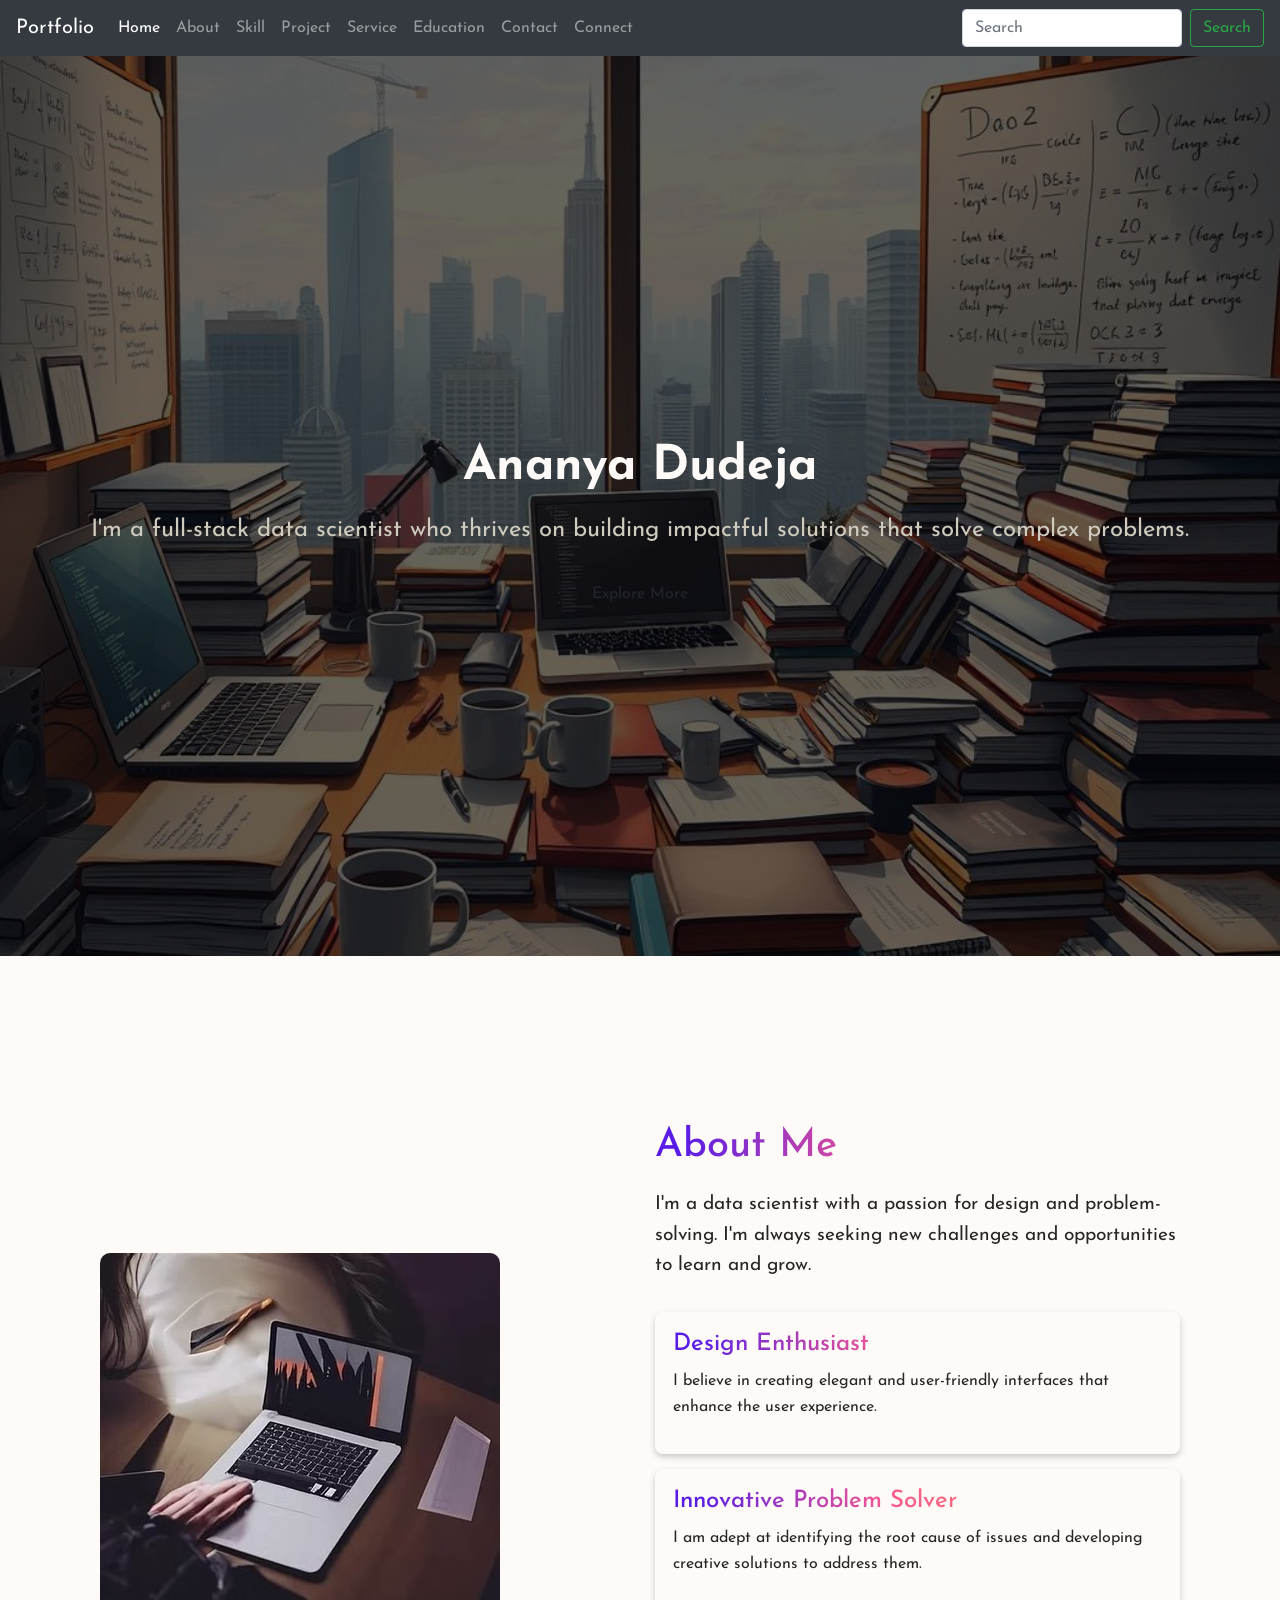
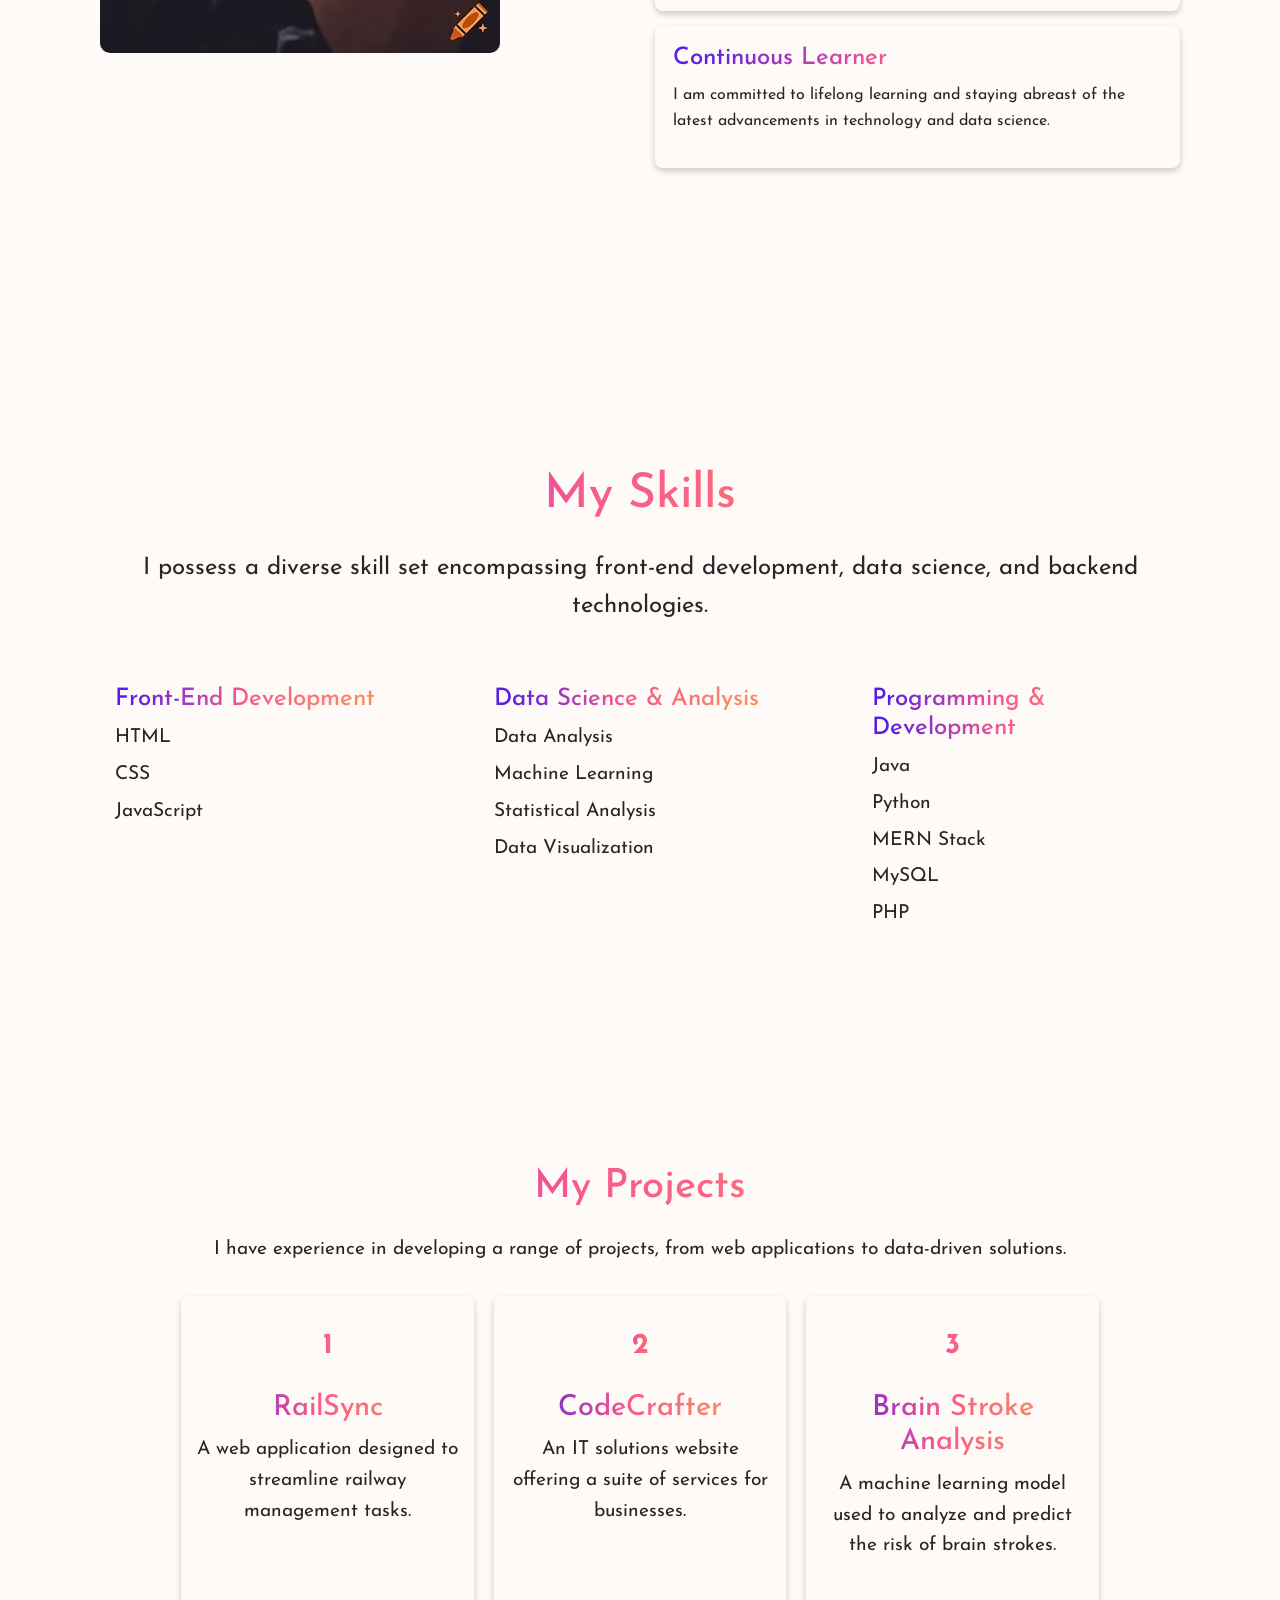
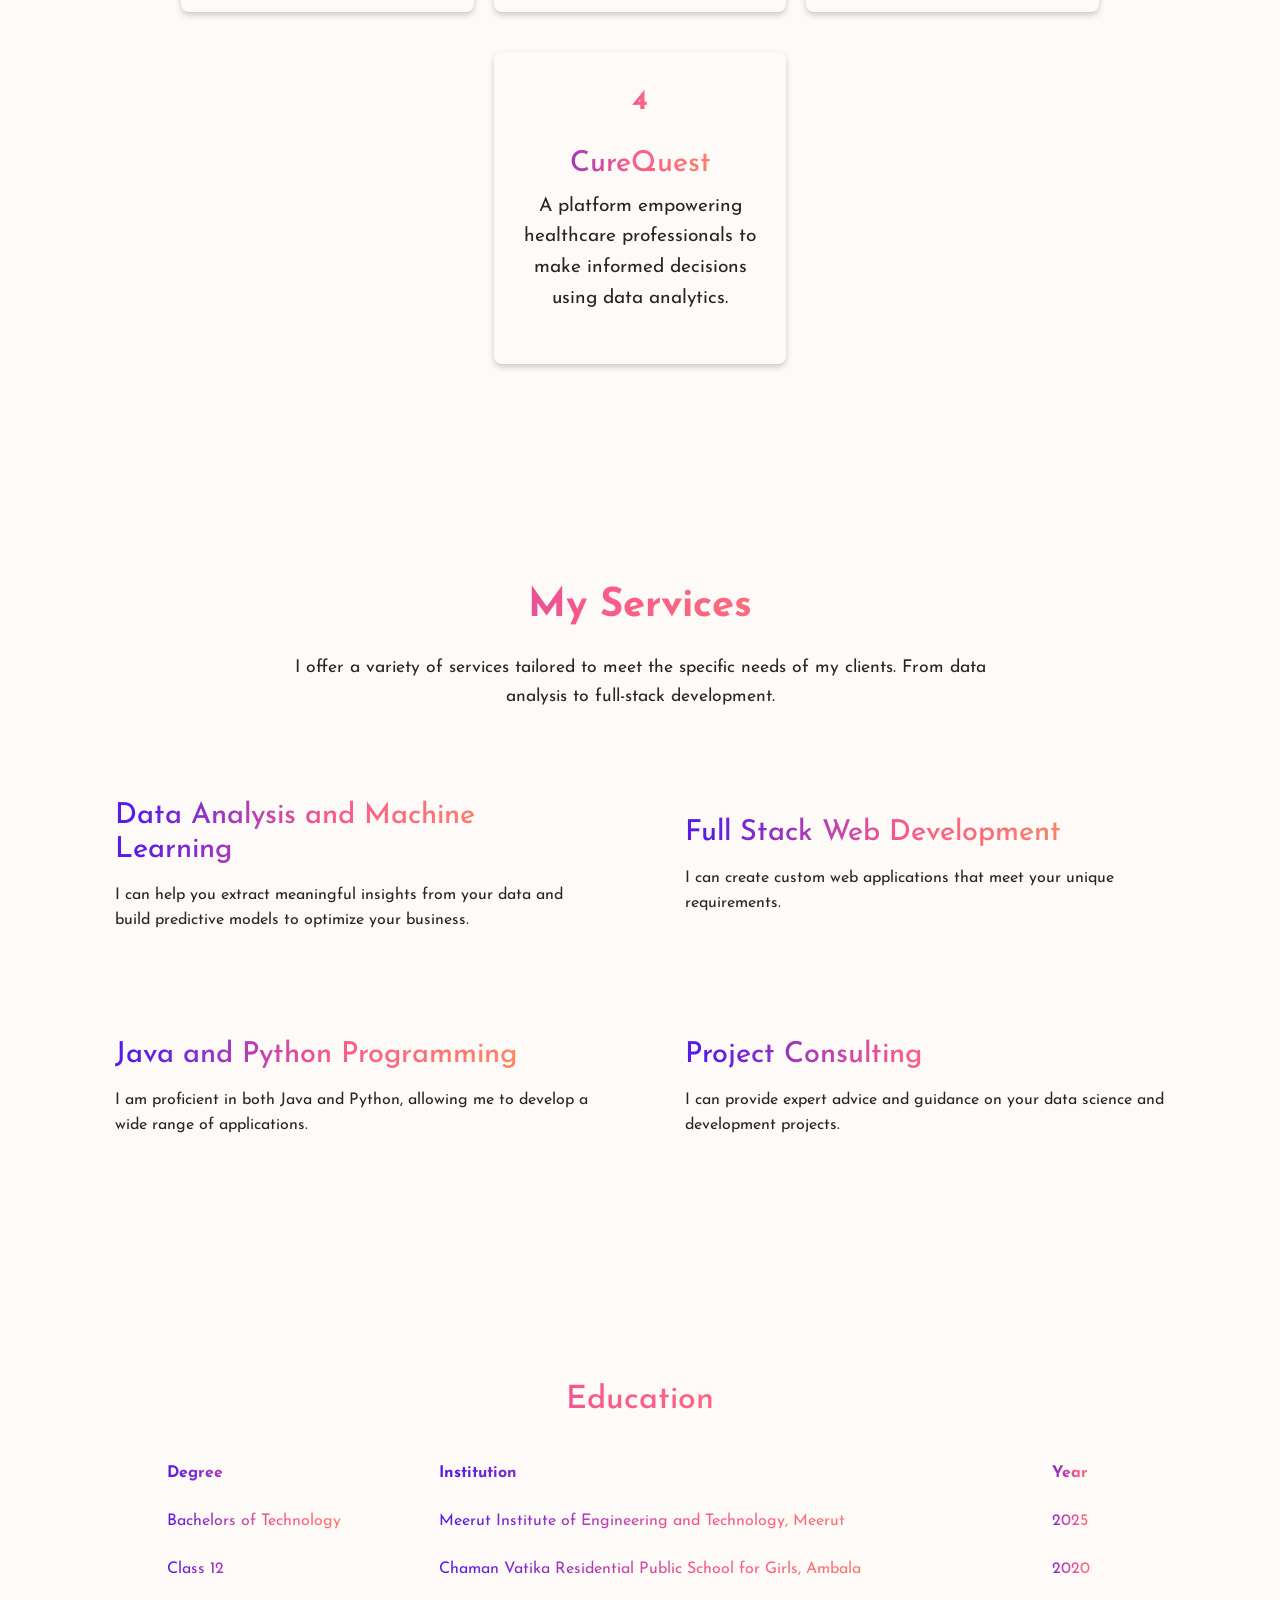
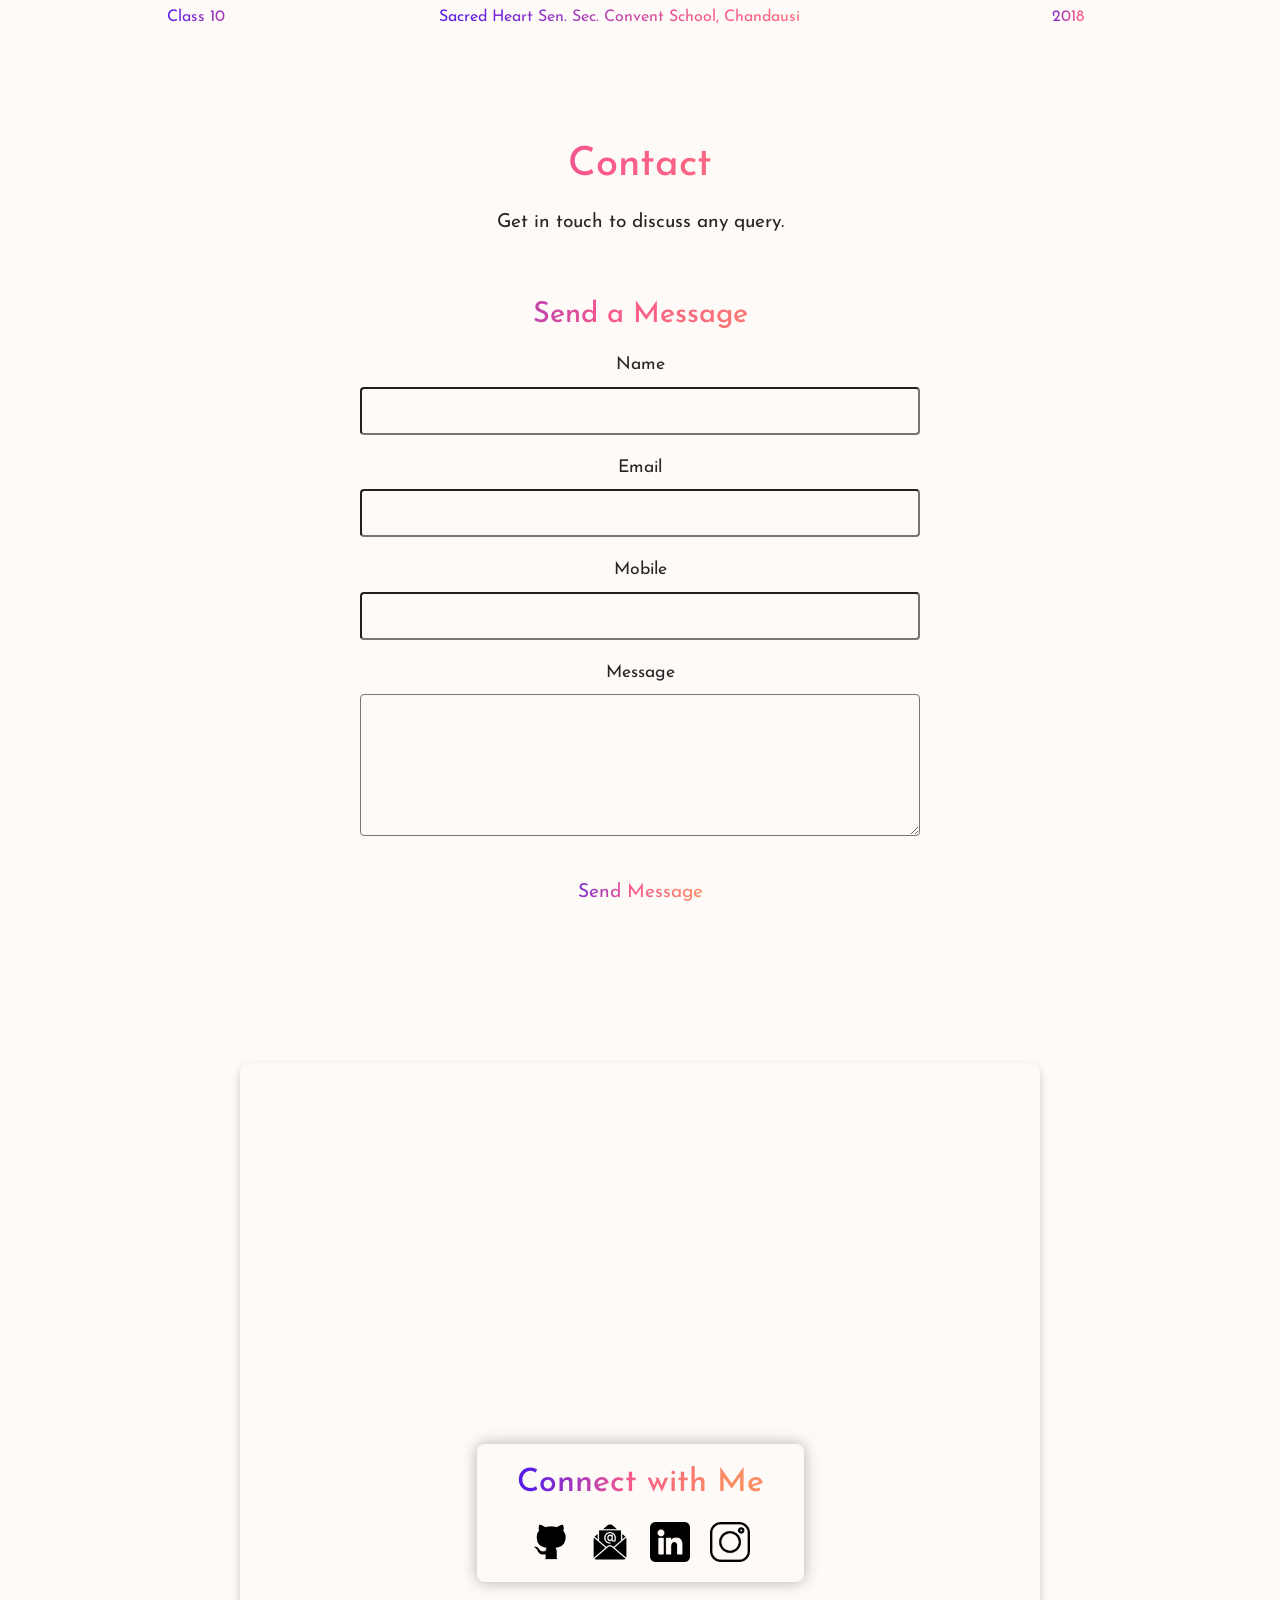
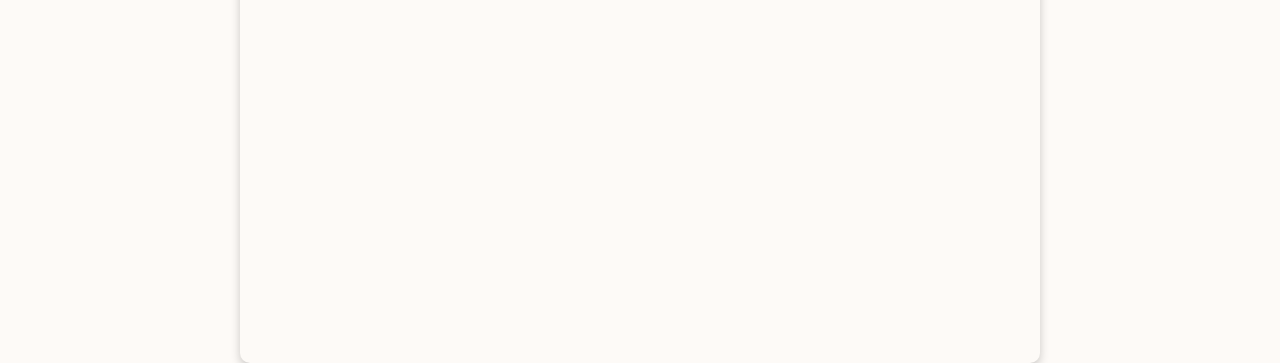
<file: index.html>
<!DOCTYPE html>
<html lang="en">
<head>
    <title>Portfolio</title>
    <meta charset="utf-8">
    <meta name="viewport" content="width=device-width, initial-scale=1">
    <link rel="stylesheet" type = "text/css" href="css/style.css">
    <link rel="stylesheet" href="https://cdn.jsdelivr.net/npm/bootstrap@4.6.2/dist/css/bootstrap.min.css">
    <link href="https://fonts.googleapis.com/css2?family=Josefin+Sans:ital,wght@0,100..700;1,100..700&display=swap" rel="stylesheet">


</head>
<body>
<nav class="navbar navbar-expand-lg navbar-dark bg-dark">
  <a class="navbar-brand" href="#">Portfolio</a>
  <button class="navbar-toggler" type="button" data-toggle="collapse" data-target="#navbarSupportedContent" aria-controls="navbarSupportedContent" aria-expanded="false" aria-label="Toggle navigation">
    <span class="navbar-toggler-icon"></span>
  </button>

  <div class="collapse navbar-collapse" id="navbarSupportedContent">
    <ul class="navbar-nav mr-auto">
      <li class="nav-item active">
        <a class="nav-link" href="index.html">Home <span class="sr-only">(current)</span></a>
      </li>
      <li class="nav-item">
        <a class="nav-link" href="about.html">About</a>
      </li>
      <li class="nav-item">
        <a class="nav-link" href="skill.html">Skill</a>
      </li>
      <li class="nav-item">
        <a class="nav-link" href="project.html">Project</a>
      </li>
      <li class="nav-item">
        <a class="nav-link" href="services.html">Service</a>
      </li>
      <li class="nav-item">
        <a class="nav-link" href="education.html">Education</a>
      </li>
      <li class="nav-item">
        <a class="nav-link" href="contact.html">Contact</a>
      </li>
      <li class="nav-item">
        <a class="nav-link" href="connect.html">Connect</a>
      </li>
    </ul>
    <form class="form-inline my-2 my-lg-0">
      <input class="form-control mr-sm-2" type="search" placeholder="Search" aria-label="Search">
      <button class="btn btn-outline-success my-2 my-sm-0" type="submit">Search</button>
    </form>
  </div>
</nav>
<div id="home" class="hero-section">
    <h1>Ananya Dudeja</h1>
    <h4>I'm a full-stack data scientist who thrives on building impactful solutions that solve complex problems.</h4>
    <button class="btn btn-explore">Explore More</button>
</div>

<section id="about" class="about-section my-5">
  <div class="container py-5">
    <div class="about-content">
      <div class="about-image col-lg-6 col-md-6 col-12">
        <img src="images/aboutme.avif" alt="About Me">
      </div>
      <div class="about-text col-lg-6 col-md-6 col-12">
        <h2>About Me</h2>
        <p>I'm a data scientist with a passion for design and problem-solving. I'm always seeking new challenges and opportunities to learn and grow.</p>
        <div class="about-details">
          <div class="detail">
            <h3>Design Enthusiast</h3>
            <p>I believe in creating elegant and user-friendly interfaces that enhance the user experience.</p>
          </div>
          <div class="detail">
            <h3>Innovative Problem Solver</h3>
            <p>I am adept at identifying the root cause of issues and developing creative solutions to address them.</p>
          </div>
          <div class="detail">
            <h3>Continuous Learner</h3>
            <p>I am committed to lifelong learning and staying abreast of the latest advancements in technology and data science.</p>
          </div>
        </div>
      </div>
    </div>
  </div>
</section>

<section id="skill" class="skill-section">
  <div class="container py-5">
    <h2 class="text-center">My Skills</h2>
    <p class="text-center mt-4">
      I possess a diverse skill set encompassing front-end development, data science, and backend technologies.
    </p>
    <div class="skill-content">
      <div class="skill-category">
        <h3>Front-End Development</h3>
        <ul>
          <li>HTML</li>
          <li>CSS</li>
          <li>JavaScript</li>
        </ul>
      </div>
      <div class="skill-category">
        <h3>Data Science & Analysis</h3>
        <ul>
          <li>Data Analysis</li>
          <li>Machine Learning</li>
          <li>Statistical Analysis</li>
          <li>Data Visualization</li>
        </ul>
      </div>
      <div class="skill-category">
        <h3>Programming & Development</h3>
        <ul>
          <li>Java</li>
          <li>Python</li>
          <li>MERN Stack</li>
          <li>MySQL</li>
          <li>PHP</li>
        </ul>
      </div>
    </div>
  </div>
</section>

<section id="project" class="project-section">
  <h2>My Projects</h2>
  <p class="text-center mt-4">
    I have experience in developing a range of projects, from web applications to data-driven solutions.
  </p>
  <div class ="container-fluid">
  <div class="project-list">
    <div class="project-item col-lg-3 col-md-6 col-sm-12">
      <div class="arrow">
        <span>1</span>
      </div>
      <div class="project-content">
        <h3>RailSync</h3>
        <p>A web application designed to streamline railway management tasks.</p>
      </div>
    </div>
    <div class="project-item col-lg-3 col-md-6 col-sm-12">
      <div class="arrow">
        <span>2</span>
      </div>
      <div class="project-content">
        <h3>CodeCrafter</h3>
        <p>An IT solutions website offering a suite of services for businesses.</p>
      </div>
    </div>
    <div class="project-item col-lg-3 col-md-6 col-sm-12">
      <div class="arrow">
        <span>3</span>
      </div>
      <div class="project-content">
        <h3>Brain Stroke Analysis</h3>
        <p>A machine learning model used to analyze and predict the risk of brain strokes.</p>
      </div>
    </div>
    <div class="project-item col-lg-3 col-md-6 col-sm-12">
      <div class="arrow">
        <span>4</span>
      </div>
      <div class="project-content">
        <h3>CureQuest</h3>
        <p>A platform empowering healthcare professionals to make informed decisions using data analytics.</p>
      </div>
    </div>
  </div>
</div>
</section>

<section id="service" class="service-section my-5">
    <div class="container">
        <h2 class="text-center">My Services</h2>
        <p class="text-center mt-4">
            I offer a variety of services tailored to meet the specific needs of my clients.
            From data analysis to full-stack development.
        </p>
        <div class="row service-details mt-5">
            <div class="col-lg-6 col-md-6 col-sm-12 mb-4">
                <div class="service-card">
                <div class="service-icon">
                    <i class="fas fa-chart-line"></i>
                </div>
                    <h3>Data Analysis and Machine Learning</h3>
                    <p>
                        I can help you extract meaningful insights from your data and build 
                        predictive models to optimize your business.
                    </p>
                </div>
            </div>
            <div class="col-lg-6 col-md-6 col-sm-12 mb-4">
                <div class="service-card">
                    <h3>Full Stack Web Development</h3>
                    <p>
                        I can create custom web applications that meet your unique 
                        requirements.
                    </p>
                </div>
            </div>
            <div class="col-lg-6 col-md-6 col-sm-12 mb-4">
                <div class="service-card">
                    <h3>Java and Python Programming</h3>
                    <p>
                        I am proficient in both Java and Python, allowing me to develop a 
                        wide range of applications.
                    </p>
                </div>
            </div>
            <div class="col-lg-6 col-md-6 col-sm-12 mb-4">
                <div class="service-card">
                    <h3>Project Consulting</h3>
                    <p>
                        I can provide expert advice and guidance on your data science and 
                        development projects.
                    </p>
                </div>
            </div>
        </div>
    </div>
</section>



<section id="education" class = "education section ">
  <div class="container">
    <h2 class="text-center">Education</h2>
  </div>
  <div class="col">
    <div class="row-lg-6 row-md-6 row-md-12">
      <div class="container">
      <table>
      <tr>
        <th>Degree</th>
        <th>Institution</th>
        <th>Year</th>
      </tr>
      <tr>
        <td> Bachelors of Technology</td>
        <td>Meerut Institute of Engineering and Technology, Meerut</td>
        <td>2025</td>
      </tr>
      <tr>
        <td>Class 12</td>
        <td> Chaman Vatika Residential Public School for Girls, Ambala</td>
        <td>2020</td>
      </tr>
      <tr>
        <td>Class 10</td>
        <td> Sacred Heart Sen. Sec. Convent School, Chandausi</td>
        <td>2018</td>
      </tr>
      </table>
      </div>
    </div>
  </div>
</section>

<section id="contact" class="contact">
  <div class="container">
    <h2>Contact</h2>
    <p>Get in touch to discuss any query.</p>
    <div class="contact-form">
      <h3>Send a Message</h3>
      <form action="contact.php" method="post">
        <label for="name">Name</label>
        <input type="text" id="name" name="name" required>

        <label for="email">Email</label>
        <input type="email" id="email" name="email" required>

        <label for="mobile">Mobile</label>
        <input type="tel" id="mobile" name="mobile">

        <label for="message">Message</label>
        <textarea id="message" name="message" rows="5" required></textarea>

        <button type="submit">Send Message</button>
      </form>
    </div>
  </div>
</section>

<div class="connect-section">
    <div class="connect-container">
        <h2 class="connect-title">Connect with Me</h2>
        <div class="connect-icons">
            <a href="#" class="connect-icon">
                <img src="images/github.png" alt="Github Icon">
            </a>
            <a href="#" class="connect-icon">
                <img src="images/gmail.png" alt="Gmail Icon">
            </a>
            <a href="#" class="connect-icon">
                <img src="images/linkedin.png" alt="LinkedIn Icon">
            </a>
            <a href="#" class="connect-icon">
                <img src="images/instagram.png" alt="Instagram Icon">
            </a>
        </div>
    </div>
</div>





  <script src="https://cdn.jsdelivr.net/npm/jquery@3.7.1/dist/jquery.slim.min.js"></script>
  <script src="https://cdn.jsdelivr.net/npm/popper.js@1.16.1/dist/umd/popper.min.js"></script>
  <script src="https://cdn.jsdelivr.net/npm/bootstrap@4.6.2/dist/js/bootstrap.bundle.min.js"></script>
</body>
</html>
</file>
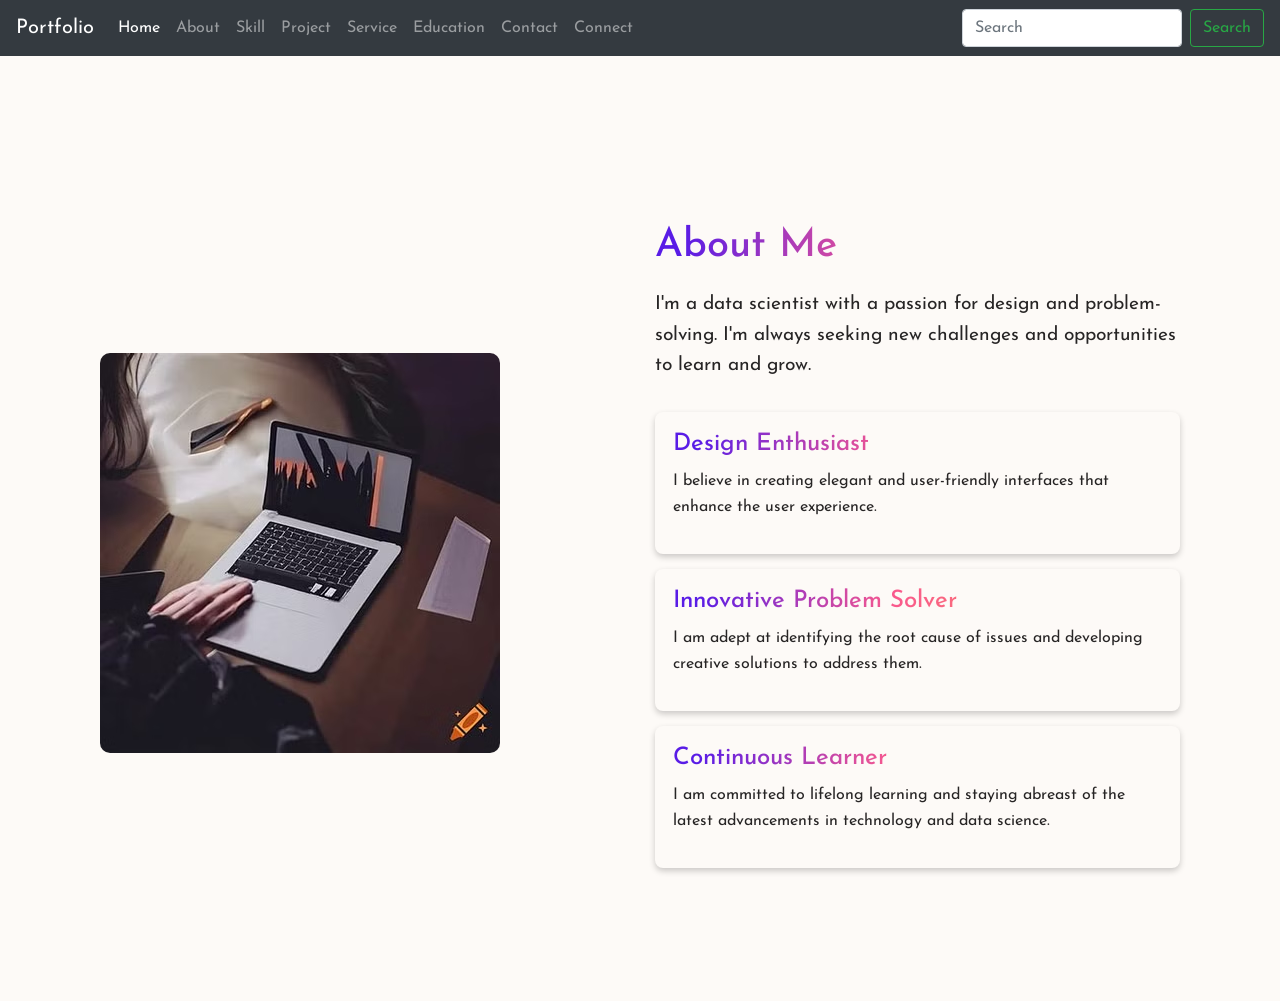
<file: about.html>
<!DOCTYPE html>
<html lang="en">
<head>
    <title>Portfolio</title>
    <meta charset="utf-8">
    <meta name="viewport" content="width=device-width, initial-scale=1">
    <link rel="stylesheet" type = "text/css" href="css/style.css">
    <link rel="stylesheet" href="https://cdn.jsdelivr.net/npm/bootstrap@4.6.2/dist/css/bootstrap.min.css">
    <link href="https://fonts.googleapis.com/css2?family=Josefin+Sans:ital,wght@0,100..700;1,100..700&display=swap" rel="stylesheet">


</head>
<body>
<nav class="navbar navbar-expand-lg navbar-dark bg-dark">
  <a class="navbar-brand" href="#">Portfolio</a>
  <button class="navbar-toggler" type="button" data-toggle="collapse" data-target="#navbarSupportedContent" aria-controls="navbarSupportedContent" aria-expanded="false" aria-label="Toggle navigation">
    <span class="navbar-toggler-icon"></span>
  </button>

  <div class="collapse navbar-collapse" id="navbarSupportedContent">
    <ul class="navbar-nav mr-auto">
      <li class="nav-item active">
        <a class="nav-link" href="index.html">Home <span class="sr-only">(current)</span></a>
      </li>
      <li class="nav-item">
        <a class="nav-link" href="about.html">About</a>
      </li>
      <li class="nav-item">
        <a class="nav-link" href="skill.html">Skill</a>
      </li>
      <li class="nav-item">
        <a class="nav-link" href="project.html">Project</a>
      </li>
      <li class="nav-item">
        <a class="nav-link" href="services.html">Service</a>
      </li>
      <li class="nav-item">
        <a class="nav-link" href="education.html">Education</a>
      </li>
      <li class="nav-item">
        <a class="nav-link" href="contact.html">Contact</a>
      </li>
      <li class="nav-item">
        <a class="nav-link" href="connect.html">Connect</a>
      </li>
    </ul>
    <form class="form-inline my-2 my-lg-0">
      <input class="form-control mr-sm-2" type="search" placeholder="Search" aria-label="Search">
      <button class="btn btn-outline-success my-2 my-sm-0" type="submit">Search</button>
    </form>
  </div>
</nav>
<section id="about" class="about-section my-5">
  <div class="container py-5">
    <div class="about-content">
      <div class="about-image col-lg-6 col-md-6 col-12">
        <img src="images/aboutme.avif" alt="About Me">
      </div>
      <div class="about-text col-lg-6 col-md-6 col-12">
        <h2>About Me</h2>
        <p>I'm a data scientist with a passion for design and problem-solving. I'm always seeking new challenges and opportunities to learn and grow.</p>
        <div class="about-details">
          <div class="detail">
            <h3>Design Enthusiast</h3>
            <p>I believe in creating elegant and user-friendly interfaces that enhance the user experience.</p>
          </div>
          <div class="detail">
            <h3>Innovative Problem Solver</h3>
            <p>I am adept at identifying the root cause of issues and developing creative solutions to address them.</p>
          </div>
          <div class="detail">
            <h3>Continuous Learner</h3>
            <p>I am committed to lifelong learning and staying abreast of the latest advancements in technology and data science.</p>
          </div>
        </div>
      </div>
    </div>
  </div>
</section>
</body>
</html>
</file>
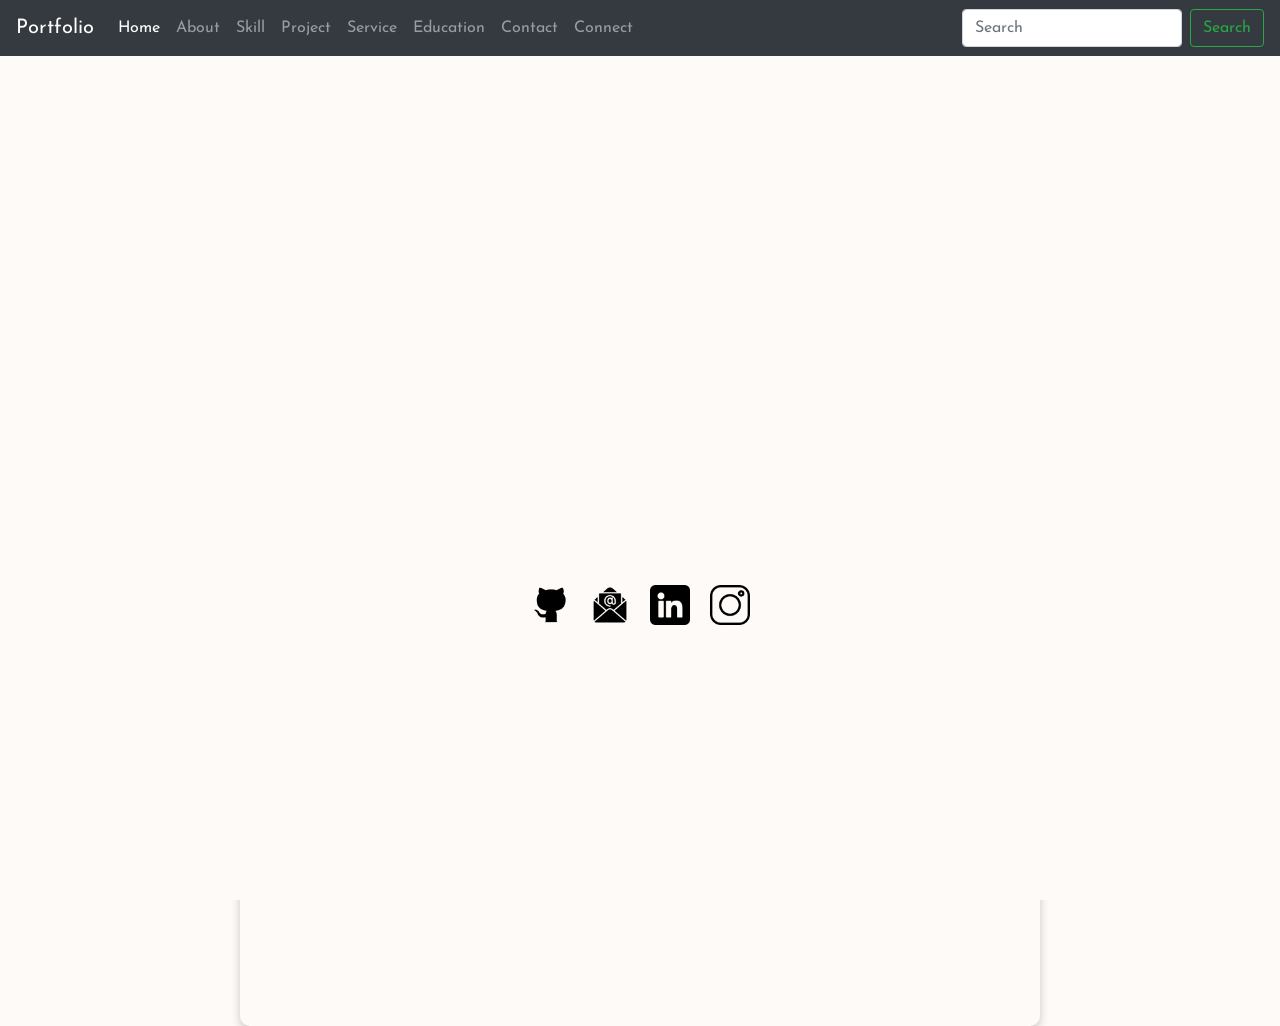
<file: connect.html>
<!DOCTYPE html>
<html lang="en">
<head>
    <title>Portfolio</title>
    <meta charset="utf-8">
    <meta name="viewport" content="width=device-width, initial-scale=1">
    <link rel="stylesheet" type = "text/css" href="css/style.css">
    <link rel="stylesheet" href="https://cdn.jsdelivr.net/npm/bootstrap@4.6.2/dist/css/bootstrap.min.css">
    <link href="https://fonts.googleapis.com/css2?family=Josefin+Sans:ital,wght@0,100..700;1,100..700&display=swap" rel="stylesheet">


</head>
<body>
<nav class="navbar navbar-expand-lg navbar-dark bg-dark">
  <a class="navbar-brand" href="#">Portfolio</a>
  <button class="navbar-toggler" type="button" data-toggle="collapse" data-target="#navbarSupportedContent" aria-controls="navbarSupportedContent" aria-expanded="false" aria-label="Toggle navigation">
    <span class="navbar-toggler-icon"></span>
  </button>

  <div class="collapse navbar-collapse" id="navbarSupportedContent">
    <ul class="navbar-nav mr-auto">
      <li class="nav-item active">
        <a class="nav-link" href="index.html">Home <span class="sr-only">(current)</span></a>
      </li>
      <li class="nav-item">
        <a class="nav-link" href="about.html">About</a>
      </li>
      <li class="nav-item">
        <a class="nav-link" href="skill.html">Skill</a>
      </li>
      <li class="nav-item">
        <a class="nav-link" href="project.html">Project</a>
      </li>
      <li class="nav-item">
        <a class="nav-link" href="services.html">Service</a>
      </li>
      <li class="nav-item">
        <a class="nav-link" href="education.html">Education</a>
      </li>
      <li class="nav-item">
        <a class="nav-link" href="contact.html">Contact</a>
      </li>
      <li class="nav-item">
        <a class="nav-link" href="connect.html">Connect</a>
      </li>
    </ul>
    <form class="form-inline my-2 my-lg-0">
      <input class="form-control mr-sm-2" type="search" placeholder="Search" aria-label="Search">
      <button class="btn btn-outline-success my-2 my-sm-0" type="submit">Search</button>
    </form>
  </div>
</nav>
<div class="connect-section">
    <div class="connect-container">
        <h2 class="connect-title">Connect with Me</h2>
        <div class="connect-icons">
            <a href="#" class="connect-icon">
                <img src="images/github.png" alt="Github Icon">
            </a>
            <a href="#" class="connect-icon">
                <img src="images/gmail.png" alt="Gmail Icon">
            </a>
            <a href="#" class="connect-icon">
                <img src="images/linkedin.png" alt="LinkedIn Icon">
            </a>
            <a href="#" class="connect-icon">
                <img src="images/instagram.png" alt="Instagram Icon">
            </a>
        </div>
    </div>
</div>
</body>
</html>
</file>
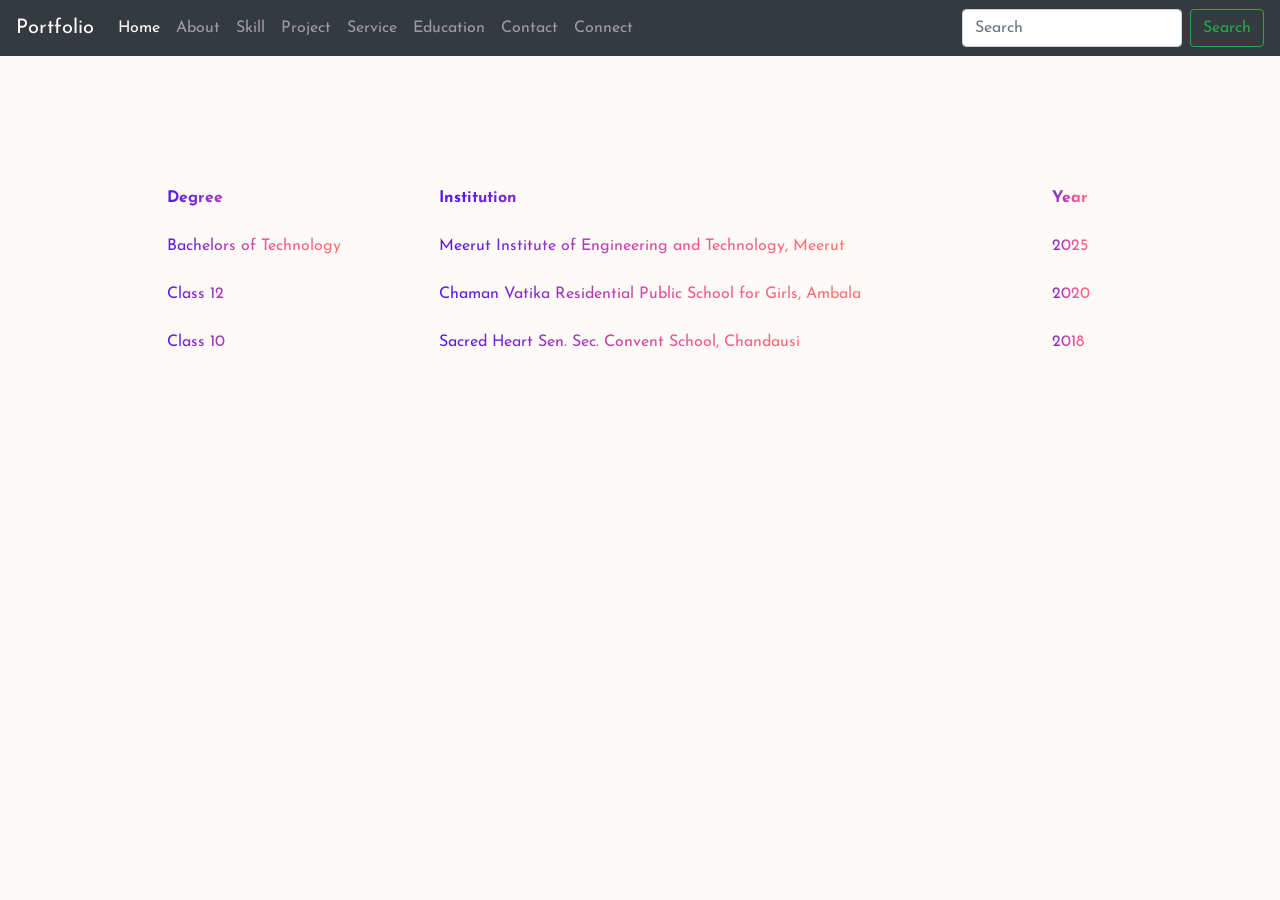
<file: education.html>
<!DOCTYPE html>
<html lang="en">
<head>
    <title>Portfolio</title>
    <meta charset="utf-8">
    <meta name="viewport" content="width=device-width, initial-scale=1">
    <link rel="stylesheet" type = "text/css" href="css/style.css">
    <link rel="stylesheet" href="https://cdn.jsdelivr.net/npm/bootstrap@4.6.2/dist/css/bootstrap.min.css">
    <link href="https://fonts.googleapis.com/css2?family=Josefin+Sans:ital,wght@0,100..700;1,100..700&display=swap" rel="stylesheet">


</head>
<body>
<nav class="navbar navbar-expand-lg navbar-dark bg-dark">
  <a class="navbar-brand" href="#">Portfolio</a>
  <button class="navbar-toggler" type="button" data-toggle="collapse" data-target="#navbarSupportedContent" aria-controls="navbarSupportedContent" aria-expanded="false" aria-label="Toggle navigation">
    <span class="navbar-toggler-icon"></span>
  </button>

  <div class="collapse navbar-collapse" id="navbarSupportedContent">
    <ul class="navbar-nav mr-auto">
      <li class="nav-item active">
        <a class="nav-link" href="index.html">Home <span class="sr-only">(current)</span></a>
      </li>
      <li class="nav-item">
        <a class="nav-link" href="about.html">About</a>
      </li>
      <li class="nav-item">
        <a class="nav-link" href="skill.html">Skill</a>
      </li>
      <li class="nav-item">
        <a class="nav-link" href="project.html">Project</a>
      </li>
      <li class="nav-item">
        <a class="nav-link" href="services.html">Service</a>
      </li>
      <li class="nav-item">
        <a class="nav-link" href="education.html">Education</a>
      </li>
      <li class="nav-item">
        <a class="nav-link" href="contact.html">Contact</a>
      </li>
      <li class="nav-item">
        <a class="nav-link" href="connect.html">Connect</a>
      </li>
    </ul>
    <form class="form-inline my-2 my-lg-0">
      <input class="form-control mr-sm-2" type="search" placeholder="Search" aria-label="Search">
      <button class="btn btn-outline-success my-2 my-sm-0" type="submit">Search</button>
    </form>
  </div>
</nav>
<section id="education" class = "education section ">
  <div class="container">
    <h2 class="text-center">Education</h2>
  </div>
  <div class="col">
    <div class="row-lg-6 row-md-6 row-md-12">
      <div class="container">
      <table>
      <tr>
        <th>Degree</th>
        <th>Institution</th>
        <th>Year</th>
      </tr>
      <tr>
        <td> Bachelors of Technology</td>
        <td>Meerut Institute of Engineering and Technology, Meerut</td>
        <td>2025</td>
      </tr>
      <tr>
        <td>Class 12</td>
        <td> Chaman Vatika Residential Public School for Girls, Ambala</td>
        <td>2020</td>
      </tr>
      <tr>
        <td>Class 10</td>
        <td> Sacred Heart Sen. Sec. Convent School, Chandausi</td>
        <td>2018</td>
      </tr>
      </table>
      </div>
    </div>
  </div>
</section>

</body>
</html>
</file>
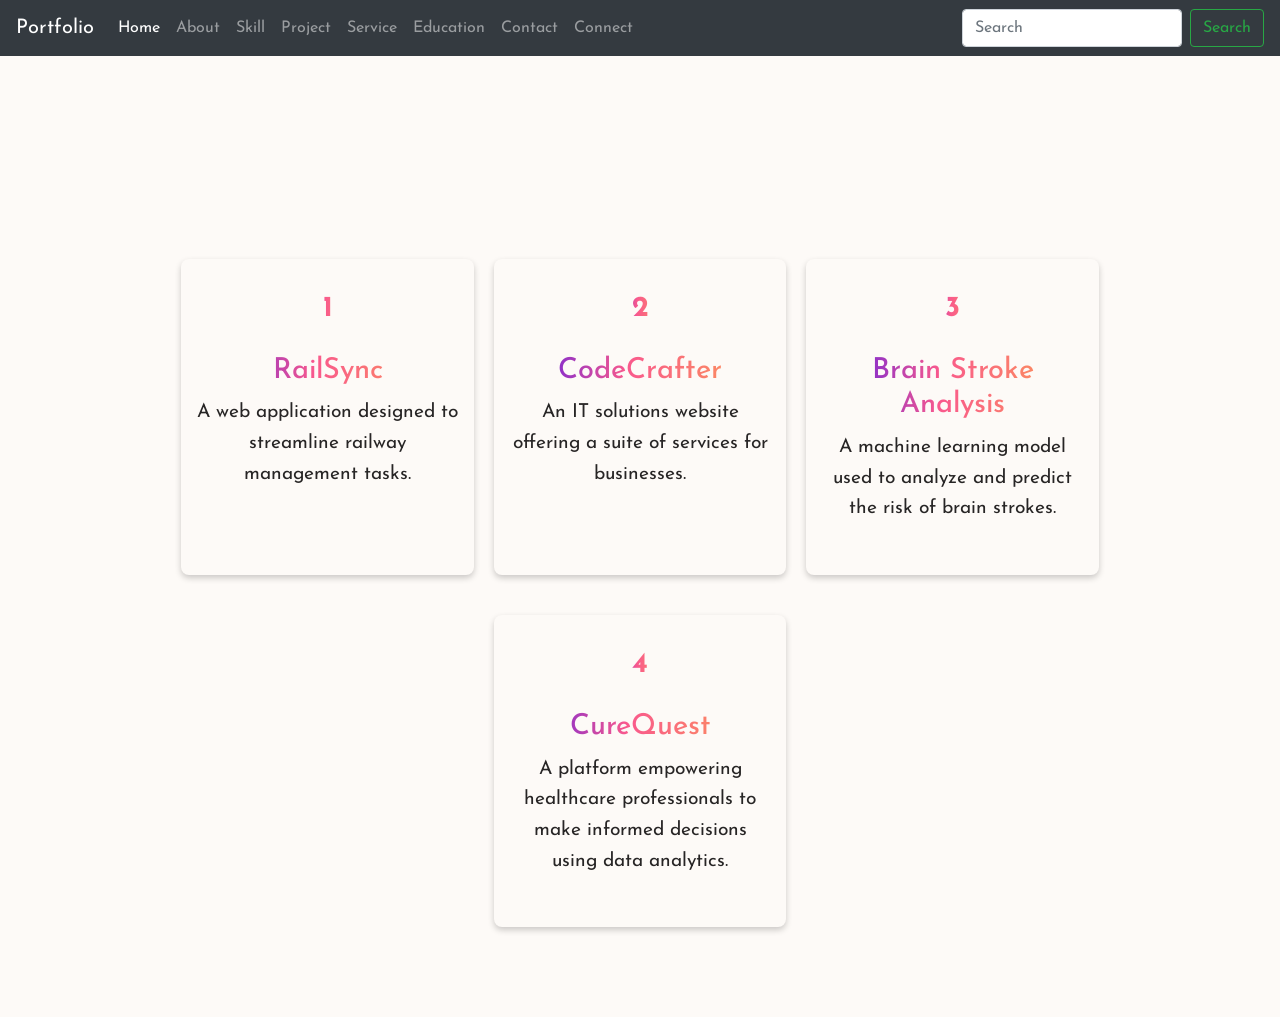
<file: project.html>
<!DOCTYPE html>
<html lang="en">
<head>
    <title>Portfolio</title>
    <meta charset="utf-8">
    <meta name="viewport" content="width=device-width, initial-scale=1">
    <link rel="stylesheet" type = "text/css" href="css/style.css">
    <link rel="stylesheet" href="https://cdn.jsdelivr.net/npm/bootstrap@4.6.2/dist/css/bootstrap.min.css">
    <link href="https://fonts.googleapis.com/css2?family=Josefin+Sans:ital,wght@0,100..700;1,100..700&display=swap" rel="stylesheet">


</head>
<body>
<nav class="navbar navbar-expand-lg navbar-dark bg-dark">
  <a class="navbar-brand" href="#">Portfolio</a>
  <button class="navbar-toggler" type="button" data-toggle="collapse" data-target="#navbarSupportedContent" aria-controls="navbarSupportedContent" aria-expanded="false" aria-label="Toggle navigation">
    <span class="navbar-toggler-icon"></span>
  </button>

  <div class="collapse navbar-collapse" id="navbarSupportedContent">
    <ul class="navbar-nav mr-auto">
      <li class="nav-item active">
        <a class="nav-link" href="index.html">Home <span class="sr-only">(current)</span></a>
      </li>
      <li class="nav-item">
        <a class="nav-link" href="about.html">About</a>
      </li>
      <li class="nav-item">
        <a class="nav-link" href="skill.html">Skill</a>
      </li>
      <li class="nav-item">
        <a class="nav-link" href="project.html">Project</a>
      </li>
      <li class="nav-item">
        <a class="nav-link" href="services.html">Service</a>
      </li>
      <li class="nav-item">
        <a class="nav-link" href="education.html">Education</a>
      </li>
      <li class="nav-item">
        <a class="nav-link" href="contact.html">Contact</a>
      </li>
      <li class="nav-item">
        <a class="nav-link" href="connect.html">Connect</a>
      </li>
    </ul>
    <form class="form-inline my-2 my-lg-0">
      <input class="form-control mr-sm-2" type="search" placeholder="Search" aria-label="Search">
      <button class="btn btn-outline-success my-2 my-sm-0" type="submit">Search</button>
    </form>
  </div>
</nav>
<section id="project" class="project-section">
  <h2>My Projects</h2>
  <p class="text-center mt-4">
    I have experience in developing a range of projects, from web applications to data-driven solutions.
  </p>
  <div class ="container-fluid">
  <div class="project-list">
    <div class="project-item col-lg-3 col-md-6 col-sm-12">
      <div class="arrow">
        <span>1</span>
      </div>
      <div class="project-content">
        <h3>RailSync</h3>
        <p>A web application designed to streamline railway management tasks.</p>
      </div>
    </div>
    <div class="project-item col-lg-3 col-md-6 col-sm-12">
      <div class="arrow">
        <span>2</span>
      </div>
      <div class="project-content">
        <h3>CodeCrafter</h3>
        <p>An IT solutions website offering a suite of services for businesses.</p>
      </div>
    </div>
    <div class="project-item col-lg-3 col-md-6 col-sm-12">
      <div class="arrow">
        <span>3</span>
      </div>
      <div class="project-content">
        <h3>Brain Stroke Analysis</h3>
        <p>A machine learning model used to analyze and predict the risk of brain strokes.</p>
      </div>
    </div>
    <div class="project-item col-lg-3 col-md-6 col-sm-12">
      <div class="arrow">
        <span>4</span>
      </div>
      <div class="project-content">
        <h3>CureQuest</h3>
        <p>A platform empowering healthcare professionals to make informed decisions using data analytics.</p>
      </div>
    </div>
  </div>
</div>
</section>

</body>
</html>
</file>
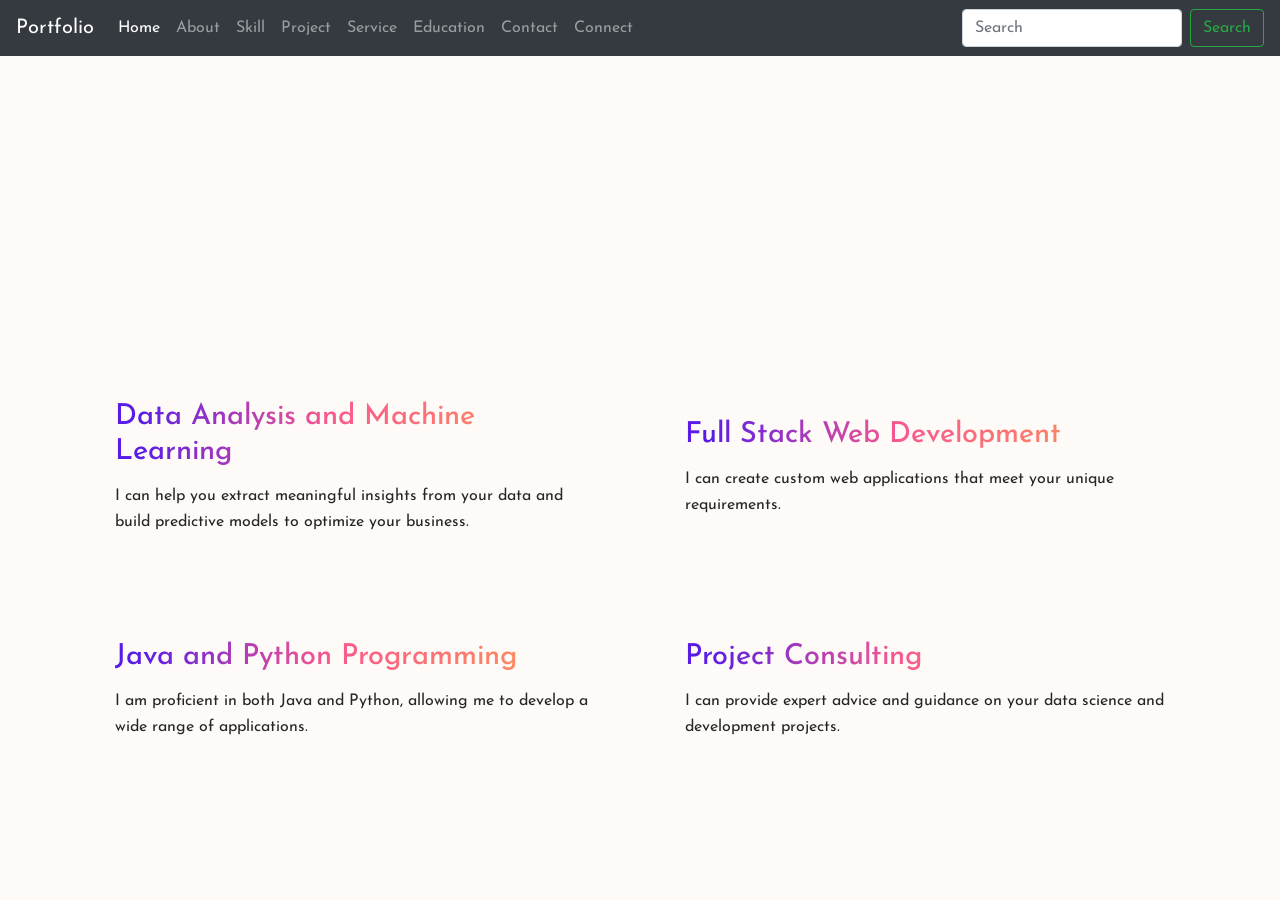
<file: services.html>
<!DOCTYPE html>
<html lang="en">
<head>
    <title>Portfolio</title>
    <meta charset="utf-8">
    <meta name="viewport" content="width=device-width, initial-scale=1">
    <link rel="stylesheet" type = "text/css" href="css/style.css">
    <link rel="stylesheet" href="https://cdn.jsdelivr.net/npm/bootstrap@4.6.2/dist/css/bootstrap.min.css">
    <link href="https://fonts.googleapis.com/css2?family=Josefin+Sans:ital,wght@0,100..700;1,100..700&display=swap" rel="stylesheet">


</head>
<body>
<nav class="navbar navbar-expand-lg navbar-dark bg-dark">
  <a class="navbar-brand" href="#">Portfolio</a>
  <button class="navbar-toggler" type="button" data-toggle="collapse" data-target="#navbarSupportedContent" aria-controls="navbarSupportedContent" aria-expanded="false" aria-label="Toggle navigation">
    <span class="navbar-toggler-icon"></span>
  </button>

  <div class="collapse navbar-collapse" id="navbarSupportedContent">
    <ul class="navbar-nav mr-auto">
      <li class="nav-item active">
        <a class="nav-link" href="index.html">Home <span class="sr-only">(current)</span></a>
      </li>
      <li class="nav-item">
        <a class="nav-link" href="about.html">About</a>
      </li>
      <li class="nav-item">
        <a class="nav-link" href="skill.html">Skill</a>
      </li>
      <li class="nav-item">
        <a class="nav-link" href="project.html">Project</a>
      </li>
      <li class="nav-item">
        <a class="nav-link" href="services.html">Service</a>
      </li>
      <li class="nav-item">
        <a class="nav-link" href="education.html">Education</a>
      </li>
      <li class="nav-item">
        <a class="nav-link" href="contact.html">Contact</a>
      </li>
      <li class="nav-item">
        <a class="nav-link" href="connect.html">Connect</a>
      </li>
    </ul>
    <form class="form-inline my-2 my-lg-0">
      <input class="form-control mr-sm-2" type="search" placeholder="Search" aria-label="Search">
      <button class="btn btn-outline-success my-2 my-sm-0" type="submit">Search</button>
    </form>
  </div>
</nav>
<section id="service" class="service-section my-5">
    <div class="container">
        <h2 class="text-center">My Services</h2>
        <p class="text-center mt-4">
            I offer a variety of services tailored to meet the specific needs of my clients.
            From data analysis to full-stack development.
        </p>
        <div class="row service-details mt-5">
            <div class="col-lg-6 col-md-6 col-sm-12 mb-4">
                <div class="service-card">
                <div class="service-icon">
                    <i class="fas fa-chart-line"></i>
                </div>
                    <h3>Data Analysis and Machine Learning</h3>
                    <p>
                        I can help you extract meaningful insights from your data and build 
                        predictive models to optimize your business.
                    </p>
                </div>
            </div>
            <div class="col-lg-6 col-md-6 col-sm-12 mb-4">
                <div class="service-card">
                    <h3>Full Stack Web Development</h3>
                    <p>
                        I can create custom web applications that meet your unique 
                        requirements.
                    </p>
                </div>
            </div>
            <div class="col-lg-6 col-md-6 col-sm-12 mb-4">
                <div class="service-card">
                    <h3>Java and Python Programming</h3>
                    <p>
                        I am proficient in both Java and Python, allowing me to develop a 
                        wide range of applications.
                    </p>
                </div>
            </div>
            <div class="col-lg-6 col-md-6 col-sm-12 mb-4">
                <div class="service-card">
                    <h3>Project Consulting</h3>
                    <p>
                        I can provide expert advice and guidance on your data science and 
                        development projects.
                    </p>
                </div>
            </div>
        </div>
    </div>
</section>
</body>
</html>
</file>
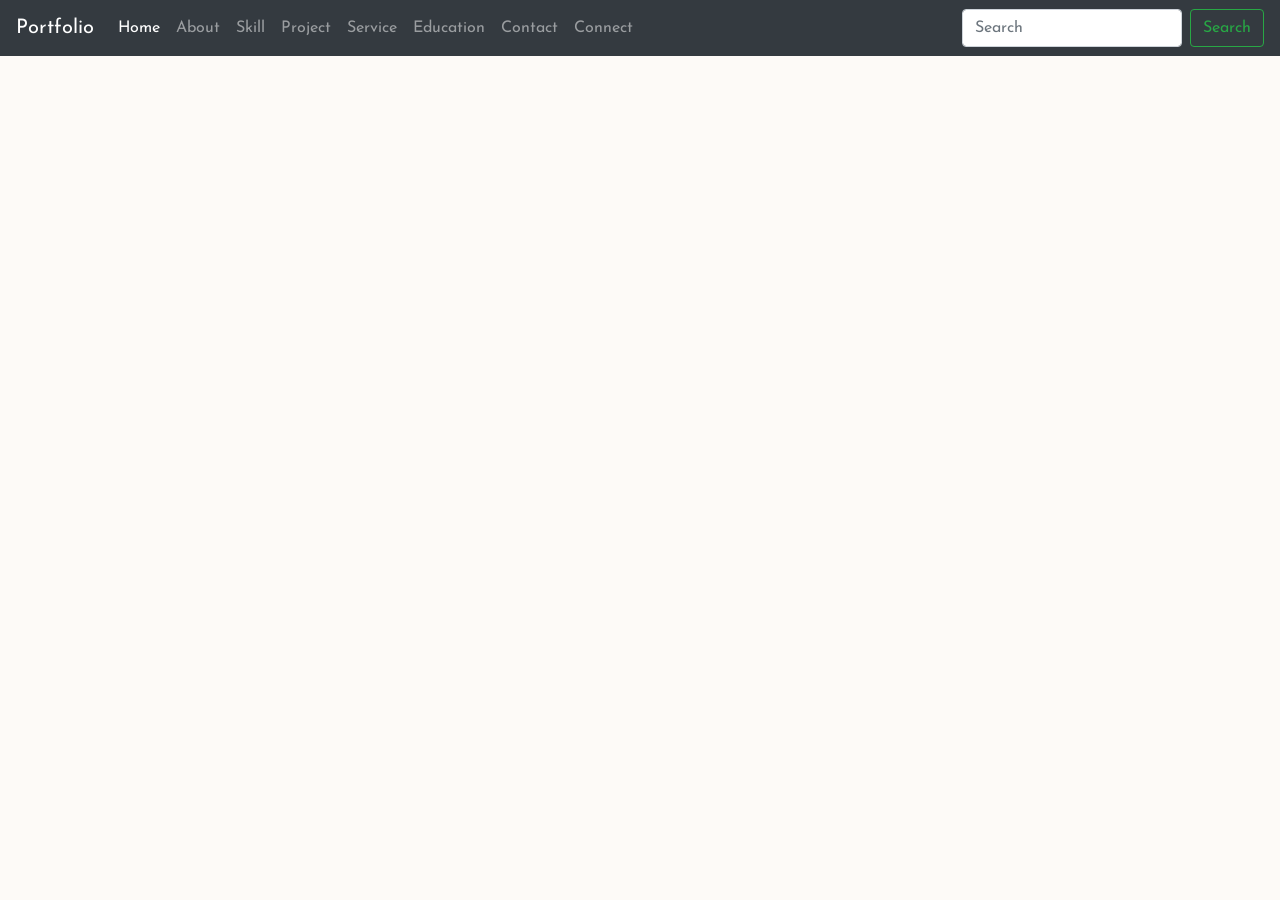
<file: skill.html>
<!DOCTYPE html>
<html lang="en">
<head>
    <title>Portfolio</title>
    <meta charset="utf-8">
    <meta name="viewport" content="width=device-width, initial-scale=1">
    <link rel="stylesheet" type = "text/css" href="css/style.css">
    <link rel="stylesheet" href="https://cdn.jsdelivr.net/npm/bootstrap@4.6.2/dist/css/bootstrap.min.css">
    <link href="https://fonts.googleapis.com/css2?family=Josefin+Sans:ital,wght@0,100..700;1,100..700&display=swap" rel="stylesheet">


</head>
<body>
<nav class="navbar navbar-expand-lg navbar-dark bg-dark">
  <a class="navbar-brand" href="#">Portfolio</a>
  <button class="navbar-toggler" type="button" data-toggle="collapse" data-target="#navbarSupportedContent" aria-controls="navbarSupportedContent" aria-expanded="false" aria-label="Toggle navigation">
    <span class="navbar-toggler-icon"></span>
  </button>

  <div class="collapse navbar-collapse" id="navbarSupportedContent">
    <ul class="navbar-nav mr-auto">
      <li class="nav-item active">
        <a class="nav-link" href="index.html">Home <span class="sr-only">(current)</span></a>
      </li>
      <li class="nav-item">
        <a class="nav-link" href="about.html">About</a>
      </li>
      <li class="nav-item">
        <a class="nav-link" href="skill.html">Skill</a>
      </li>
      <li class="nav-item">
        <a class="nav-link" href="project.html">Project</a>
      </li>
      <li class="nav-item">
        <a class="nav-link" href="services.html">Service</a>
      </li>
      <li class="nav-item">
        <a class="nav-link" href="education.html">Education</a>
      </li>
      <li class="nav-item">
        <a class="nav-link" href="contact.html">Contact</a>
      </li>
      <li class="nav-item">
        <a class="nav-link" href="connect.html">Connect</a>
      </li>
    </ul>
    <form class="form-inline my-2 my-lg-0">
      <input class="form-control mr-sm-2" type="search" placeholder="Search" aria-label="Search">
      <button class="btn btn-outline-success my-2 my-sm-0" type="submit">Search</button>
    </form>
  </div>
</nav>
<section id="skill" class="skill-section">
  <div class="container py-5">
    <h2 class="text-center">My Skills</h2>
    <p class="text-center mt-4">
      I possess a diverse skill set encompassing front-end development, data science, and backend technologies.
    </p>
    <div class="skill-content">
      <div class="skill-category">
        <h3>Front-End Development</h3>
        <ul>
          <li>HTML</li>
          <li>CSS</li>
          <li>JavaScript</li>
        </ul>
      </div>
      <div class="skill-category">
        <h3>Data Science & Analysis</h3>
        <ul>
          <li>Data Analysis</li>
          <li>Machine Learning</li>
          <li>Statistical Analysis</li>
          <li>Data Visualization</li>
        </ul>
      </div>
      <div class="skill-category">
        <h3>Programming & Development</h3>
        <ul>
          <li>Java</li>
          <li>Python</li>
          <li>MERN Stack</li>
          <li>MySQL</li>
          <li>PHP</li>
        </ul>
      </div>
    </div>
  </div>
</section>
</body>
</html>
</file>
<file: css/style.css>
*{
    margin: 0;
    padding: 0;
    box-sizing: border-box;

  font-family: "Josefin Sans", sans-serif;
  font-optical-sizing: auto;
  font-style: normal;

}

.navbar {
    position: fixed;
    top: 0;
    left:0;
    width: 100%;
    z-index: 1000; /* Ensures the navbar stays above other elements */
}

body {
    padding-top: 0px; /* Space for the fixed navbar */
    background-color: #FDFAF7;
}

body::before {
    content: "";
    position: absolute;
    top: 0;
    left: 0;
    width: 100%;
    height: 100%;
    background: #FDFAF7; /* Semi-transparent overlay (black, 50% opacity) */
    z-index: 0; /* Positioned behind other content */
}

.hero-section {
    padding-top: 40px;
    background-image: url('../images/bg.jpg'); /* Ensure this path is correct */
    background-repeat: no-repeat;
    background-attachment: fixed;
    background-size: cover;
    background-position: center;
    height: 100vh; /* Ensure the body takes up the full height of the viewport */
    display: flex;
    justify-content: center;
    align-items: center;
    flex-direction: column; /* Ensure the hero section is centered vertically */
    margin: 0;
    overflow: hidden;
    position: relative;
    text-align: center;
    color: #fff; /* Default text color for readability */

}

.hero-section::before {
    content: "";
    position: absolute;
    top: 0;
    left: 0;
    width: 100%;
    height: 100%;
    background: rgba(0, 0, 0, 0.6); /* Adjust the color and opacity as needed */
    z-index: 1;
}

.hero-section h1 {
    position: relative;
    z-index: 2;
    color:#FDFAF7;
    font-size: 3em;
    margin-bottom: 20px;
    font-weight: bold;
}

.hero-section h4 {
        position: relative;
        z-index: 2;
        color: #CFCBBF;
        font-size: 1.5em;
        margin-bottom: 30px;
        font-weight: normal;
}

.btn-explore {
    background-color:  #6237C8;
    color: white;
    padding: 10px 20px;
    border-color: whitesmoke;
    border-radius: 5px;
    font-size: 1em;
    cursor: pointer;
    transition: background-color 0.3s ease;
    position: relative;
    z-index: 2;
}

.btn-explore:hover{
background-color: #6237C8;
}

.about-section {
    background-color: #FDFAF7; /* Background color for the section */
    padding: 70px 20px;
    color: #272525; /* Text color */
}

.about-content {
    display: flex;
    align-items: center;
    justify-content: space-between;
    flex-wrap: wrap; /* Allows content to wrap on smaller screens */
}

.about-image {
    flex: 1;
    padding-right: 200px; /* Space between image and text */
}

.about-image img {
    max-width: 130%;
    height: auto;
    border-radius: 10px;
}

.about-text {
    flex: 2;
}

.about-text h2 {
    background: linear-gradient(to right, #591CE6 5%, #F9598D 45%, #FB8B61 85%);
    -webkit-background-clip: text;
    -webkit-text-fill-color: transparent;/* Heading color */
    font-size: 2.5em;
    margin-bottom: 20px;
}

.about-text p {
    color: #272525; /* Paragraph color */
    font-size: 1.2em;
    line-height: 1.6;
}

.about-details {
    margin-top: 30px;
}

.detail {
    background-color: #fdfaf7; /* Background color for detail boxes */
    color: #272525; /* Text color in detail boxes */
    padding: 18px; /* Reduced padding */
    border-radius: 8px; /* Reduced border radius */
    margin-bottom: 15px; /* Reduced margin */
    box-shadow: 0 3px 6px rgba(0, 0, 0, 0.2); /* Reduced shadow */
}

.detail h3 {
    background: linear-gradient(to right, #591CE6 5%, #F9598D 45%, #FB8B61 85%);
    -webkit-background-clip: text;
    -webkit-text-fill-color: transparent; /* Heading color in detail boxes */
    margin-bottom: 10px;
    font-size: 1.5em; /* Reduced font size */
}

.detail p {
    color: #272525; /* Paragraph color in detail boxes */
    font-size: 1em; /* Reduced font size */
}


.skill-section {
    background-color: #FDFAF7; /* Background color to cover the entire section */
    padding: 70px 20px; /* Adjusted padding to ensure full-width coverage */
    color: #272525; /* Text color */
    width: 100vw; /* Full viewport width */
    margin: 0; /* Remove margins to avoid extra white space */
    box-sizing: border-box; /* Ensure padding is included in width calculations */
}

.skill-section h2 {
    background: linear-gradient(to right, #591CE6 5%, #F9598D 45%, #FB8B61 85%);
    -webkit-background-clip: text;
    -webkit-text-fill-color: transparent; /* Heading color */
    font-size: 3em; /* Increased font size */
    margin-bottom: 20px;
    text-align: center; /* Center align the heading */
}

.skill-section p {
    color: #272525; /* Paragraph color */
    font-size: 1.5em; /* Increased font size */
    line-height: 1.6;
    text-align: center; /* Center align the text */
    margin-bottom: 30px;
}

.skill-content {
    display: flex;
    justify-content: space-between;
    flex-wrap: wrap;
    padding: 0; /* Remove extra padding if any */
    box-sizing: border-box; /* Ensure padding is included in width calculations */
}

.skill-category {
    flex: 1;
    max-width: 30%; /* Adjust as needed for three columns */
    padding: 20px;
    background-color: #fdfaf7; /* Background color for each column */
    border-radius: 8px;
    margin: 10px;
    color: #272525; /* Text color */
    box-sizing: border-box; /* Ensure padding is included in width calculations */
}

.skill-category h3 {
    background: linear-gradient(to right, #591CE6 5%, #F9598D 45%, #FB8B61 85%);
    -webkit-background-clip: text;
    -webkit-text-fill-color: transparent; /* Heading color in each column */
    margin-bottom: 10px;
    font-size: 1.5em;
}

.skill-category ul {
    list-style-type: none;
    padding: 0;
}

.skill-category li {
    margin-bottom: 8px;
    font-size: 1.2em;
}

/* Project Section Styles */
.project-section {
    background-color: #fdfaf7;
    padding: 70px 20px;
    color: #272525;
    width: 100vw;
    margin: 0 auto;
    box-sizing: border-box;
    text-align: center;
}

.project-section h2 {
    background: linear-gradient(to right, #591CE6 5%, #F9598D 45%, #FB8B61 85%);
    -webkit-background-clip: text;
    -webkit-text-fill-color: transparent;
    font-size: 2.5em;
    margin-bottom: 20px;
}

.project-section p {
    color: #272525;
    font-size: 1.2em;
    line-height: 1.6;
    margin-bottom: 30px;
}

.project-list {
    display: flex;
    flex-wrap: wrap;
    gap: 20px;
    justify-content: center;
    padding: 0 20px;
    box-sizing: border-box;
}

.project-item {
    background-color: #fdfaf7;
    color: #272525;
    padding: 20px;
    border-radius: 8px;
    box-shadow: 0 3px 6px rgba(0, 0, 0, 0.2);
    display: flex;
    flex-direction: column;
    align-items: center;
    width: calc(50% - 20px); /* Two items per row with gap accounted for */
    box-sizing: border-box;
    margin-bottom: 20px;
}

.arrow {
    background-color: #fdfaf7;
    background: linear-gradient(to right, #591CE6 5%, #F9598D 45%, #FB8B61 85%);
    -webkit-background-clip: text;
    -webkit-text-fill-color: transparent;
    padding: 10px;
    border-radius: 50px;
    font-size: 1.5em;
    margin-bottom: 15px;
    width: 60px;
    height: 60px;
    display: flex;
    align-items: center;
    justify-content: center;
}

.arrow span {
    font-size: 1.2em;
    font-weight: bold;
}

.project-content h3 {
    background: linear-gradient(to right, #591CE6 5%, #F9598D 45%, #FB8B61 85%);
    -webkit-background-clip: text;
    -webkit-text-fill-color: transparent;
    font-size: 1.8em;
    margin-bottom: 10px;
}

.project-content p {
    font-size: 1.2em;
    text-align: center;
}

@media (max-width: 768px) {
    .project-item {
        width: calc(100% - 20px); /* Full width for smaller screens */
    }
}


.contact-section{
    background-color: rgba(255, 255, 255, 0.8);
    padding: 70px 20px;
    border-radius: 10px;
    box-shadow: 0 4px 10px rgba(0, 0, 0, 0.2);
    color: #fdfaf7;
    max-width: 800px;
    margin: 70px auto 50px auto;
    text-align: center;
}

.connect-section{
    background-color: rgba(255, 255, 255, 0.8);
    padding: 70px 20px;
    border-radius: 10px;
    box-shadow: 0 4px 10px rgba(0, 0, 0, 0.2);
    color: #272525;
    max-width: 800px;
    margin: 70px auto 50px auto;
    text-align: center;
}

.education {
    background-color: #FDFAF7; /* Light background color matching your theme */
    padding: 50px 0;
  }
  
  .education .container {
    width: 80%;
    margin: 0 auto;
  }
  
  .education h2 {
    background: linear-gradient(to right, #591CE6 5%, #F9598D 45%, #FB8B61 85%);
    -webkit-background-clip: text;
    -webkit-text-fill-color: transparent; /* Title color matching your theme */
    font-size: 2em;
    margin-bottom: 30px;
  }
  
  .education table {
    width: 100%;
    border-collapse: collapse;
    margin-top: 20px;
  }
  
  .education th, .education td {
    background: linear-gradient(to right, #591CE6 5%, #F9598D 45%, #FB8B61 85%);
    -webkit-background-clip: text;
    -webkit-text-fill-color: transparent; /* Border color matching your theme */
    padding: 12px;
    text-align: left;
    color:  #E2E2E2;
  }
  
  .education th {
    background: linear-gradient(to right, #591CE6 5%, #F9598D 45%, #FB8B61 85%);
    -webkit-background-clip: text;
    -webkit-text-fill-color: transparent; /* Header background color matching your theme */
    color:  #fdfaf7; /* Header text color matching your theme */
  }
  
  .education tr:nth-child(even) {
    background-color:  #FDFAF7; /* Alternating row color for readability */
  }
  
  .education tr:hover {
    background-color: #fdfaf7; /* Highlight row on hover */
  }
  
  @media (max-width: 768px) {
    .education table {
      font-size: 0.9em; /* Adjust font size for smaller screens */
    }
  
    .education th, .education td {
      padding: 8px; /* Adjust padding for smaller screens */
    }
  }

/* Service Section Styles */
.service-section {
    background-color: #fdfaf7;
    padding: 80px 0;
    color: #272525;
}

.service-section h2 {
    background: linear-gradient(to right, #591CE6 5%, #F9598D 45%, #FB8B61 85%);
    -webkit-background-clip: text;
    -webkit-text-fill-color: transparent;
    font-size: 2.5rem;
    font-weight: bold;
    margin-bottom: 20px;
}

.service-section p {
    font-size: 1.1rem;
    max-width: 700px;
    margin: 0 auto;
    line-height: 1.6;
}

.service-card {
    background-color: #fdfaf7;
    padding: 40px 30px;
    border-radius: 8px;
    text-align: left;
    transition: transform 0.3s, box-shadow 0.3s;
    height: 100%;
    display: flex;
    flex-direction: column;
    justify-content: center;
}

.service-card:hover {
    transform: translateY(-10px);
    box-shadow: 0 15px 25px rgba(0, 0, 0, 0.5);
}

.service-card h3 {
    background: linear-gradient(to right, #591CE6 5%, #F9598D 45%, #FB8B61 85%);
    -webkit-background-clip: text;
    -webkit-text-fill-color: transparent;
    font-size: 1.8rem;
    margin-bottom: 15px;
}

.service-card p {
    font-size: 1rem;
    line-height: 1.6;
    color: #272525;
    margin: 0;
}


/* Responsive Adjustments */
@media (max-width: 767px) {
    .service-card {
        padding: 30px 20px;
    }

    .service-section h2 {
        font-size: 2rem;
    }

    .service-card h3 {
        font-size: 1.5rem;
    }

    .service-card p {
        font-size: 0.95rem;
    }
}

/* Contact Section */
.contact {
    background-color:#FDFAF7; /* Background color matching your theme */
    color: #272525; /* Text color for readability */
    padding: 50px 0;
  }
  
  .contact .container {
    width: 80%;
    margin: 0 auto;
    text-align: center; /* Center align text */
  }
  
  .contact h2 {
    background: linear-gradient(to right, #591CE6 5%, #F9598D 45%, #FB8B61 85%);
    -webkit-background-clip: text;
    -webkit-text-fill-color: transparent; /* Title color matching your theme */
    font-size: 2.5em;
    margin-bottom: 20px;
  }
  
  .contact p {
    color: #272525; /* Text color matching your theme */
    font-size: 1.2em;
    margin-bottom: 40px;
  }
  
  .contact .contact-form {
    background-color:#FDFAF7; /* Slightly lighter background for the form */
    padding: 20px;
    border-radius: 8px; /* Rounded corners for the form */
    max-width: 600px;
    margin: 0 auto; /* Center align the form */
  }
  
  .contact-form h3 {
    background: linear-gradient(to right, #591CE6 5%, #F9598D 45%, #FB8B61 85%);
    -webkit-background-clip: text;
    -webkit-text-fill-color: transparent; /* Header color matching your theme */
    font-size: 1.8em;
    margin-bottom: 20px;
  }
  
  .contact-form label {
    display: block;
    color: #272525; /* Label color matching your theme */
    margin-bottom: 8px;
    font-size: 1.1em;
  }
  
  .contact-form input, .contact-form textarea {
    width: 100%;
    padding: 10px;
    margin-bottom: 20px;
    background: linear-gradient(to right, #591CE6 5%, #F9598D 45%, #FB8B61 85%);
    -webkit-background-clip: text;
    -webkit-text-fill-color: transparent; /* Border color matching your theme */
    border-radius: 4px;
    background-color: #FDFAF7; /* Input background color */
    color: #272525; /* Input text color */
  }
  
  .contact-form button {
    background: linear-gradient(to right, #591CE6 5%, #F9598D 45%, #FB8B61 85%);
    -webkit-background-clip: text;
    -webkit-text-fill-color: transparent; /* Button background color matching your theme */
    color: #FDFAF7; /* Button text color */
    border: none;
    padding: 15px 25px;
    font-size: 1.2em;
    cursor: pointer;
    border-radius: 4px;
  }
  
  .contact-form button:hover {
    background-color: #272525; /* Button hover color */
    color: #FDFAF7; /* Button text color on hover */
  }
  
  @media (max-width: 768px) {
    .contact h2 {
      font-size: 2em; /* Adjust font size for smaller screens */
    }
  
    .contact-form h3 {
      font-size: 1.5em; /* Adjust font size for smaller screens */
    }
  
    .contact-form input, .contact-form textarea {
      padding: 8px;
      font-size: 1em; /* Adjust font size for smaller screens */
    }
  
    .contact-form button {
      padding: 12px 20px;
      font-size: 1em;
    }
  }

  .connect-section {
    background-color:#FDFAF7;
    padding: 50px 0;
    display: flex;
    justify-content: center;
    align-items: center;
    height: 100vh; /* Full viewport height */
}

.connect-container {
    background-color: #FDFAF7; /* Container background color */
    padding: 20px 40px;
    border-radius: 8px;
    text-align: center;
    box-shadow: 0px 0px 15px rgba(0, 0, 0, 0.3);
}

.connect-title {
    background: linear-gradient(to right, #591CE6 5%, #F9598D 45%, #FB8B61 85%);
    -webkit-background-clip: text;
    -webkit-text-fill-color: transparent;
    font-size: 2em;
    margin-bottom: 20px;
}

.connect-icons {
    display: flex;
    justify-content: center;
    gap: 20px;
}

.connect-icons .connect-icon img {
    filter: grayscale(100%);
    filter: brightness(0);
}


.connect-icon img {
    width: 40px;
    height: 40px;
    filter: brightness(0) invert(1);
    transition: transform 0.3s, filter 0.3s; /* Smooth transition for hover effect */
}

.connect-icon img:hover {
    transform: scale(1.2); /* Slightly increase the size on hover */
    filter: brightness(0.5) invert(1); /* Darken the icon slightly on hover */
}

body, html {
    margin: 0;
    padding: 0;
    width: 100%;
    height: 100%;
    background-color: #FDFAF7; /* Set the background of the entire page to black */
}
</file>
